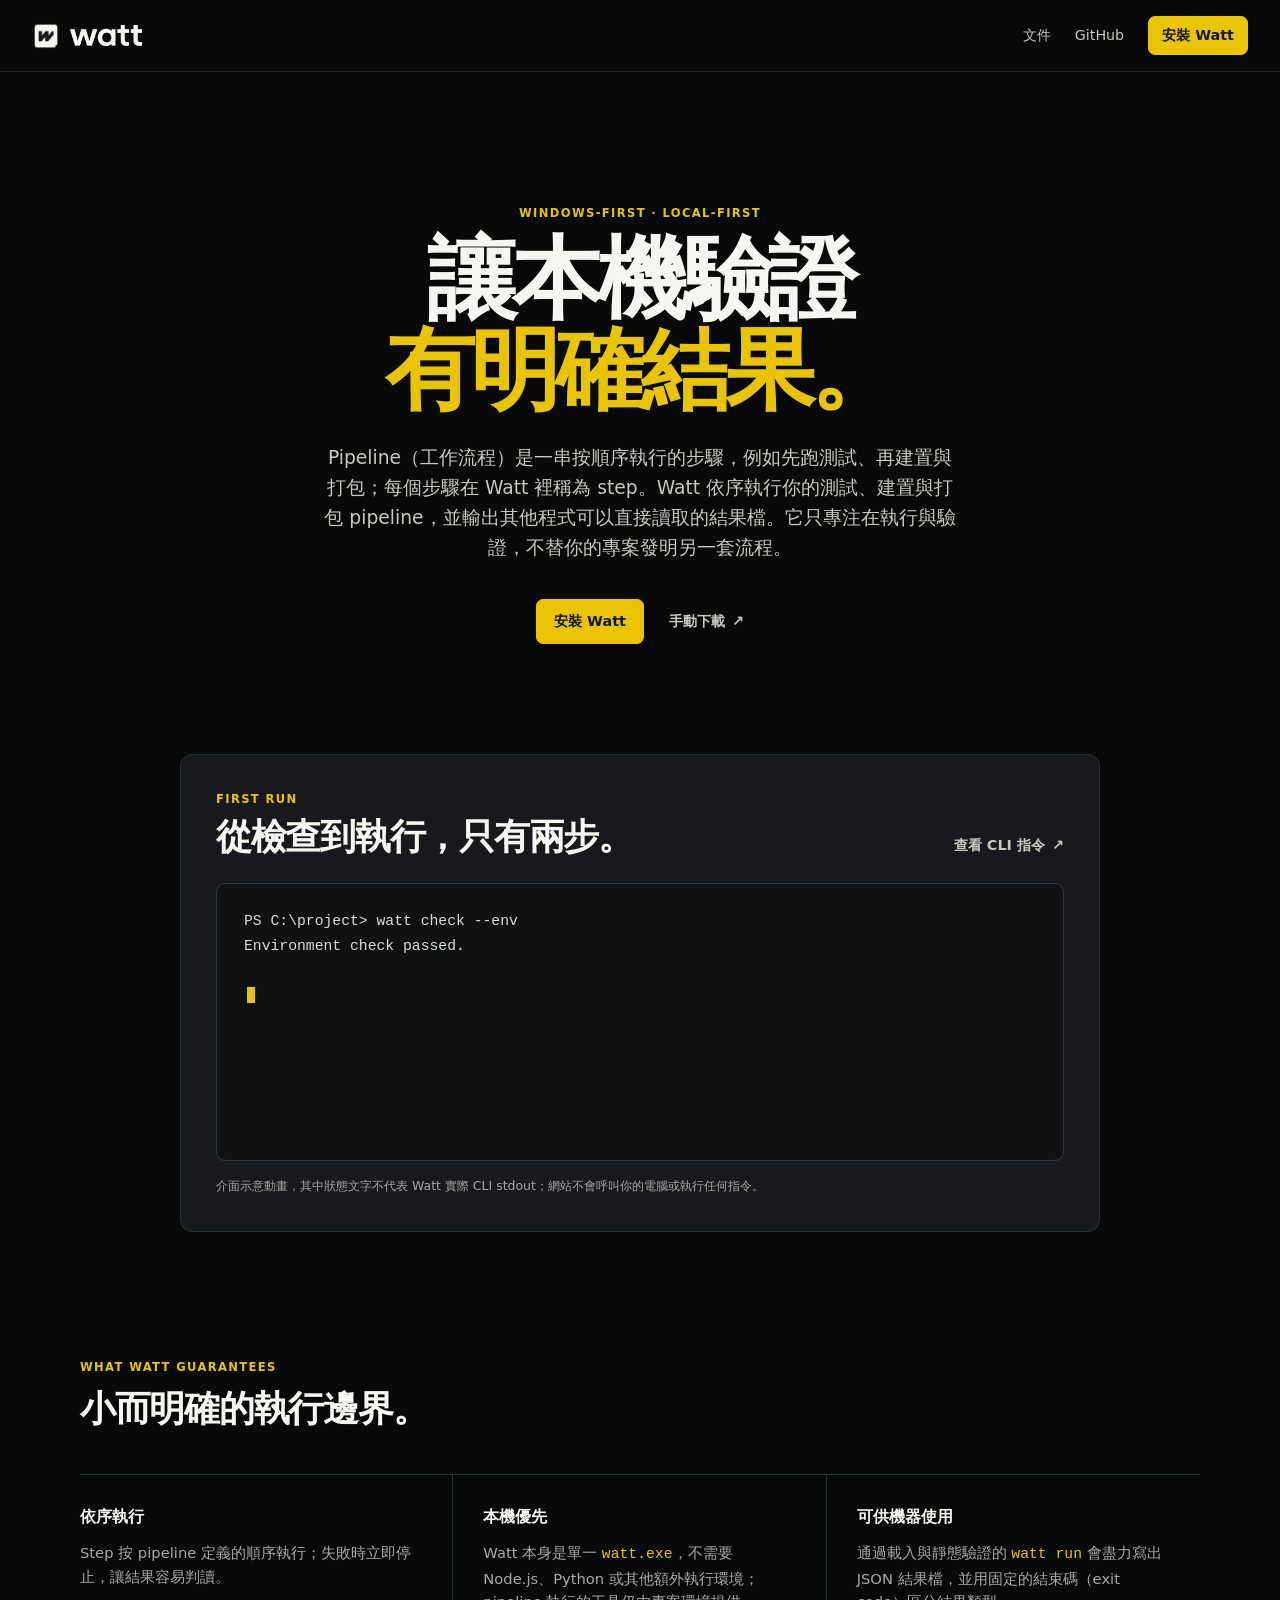
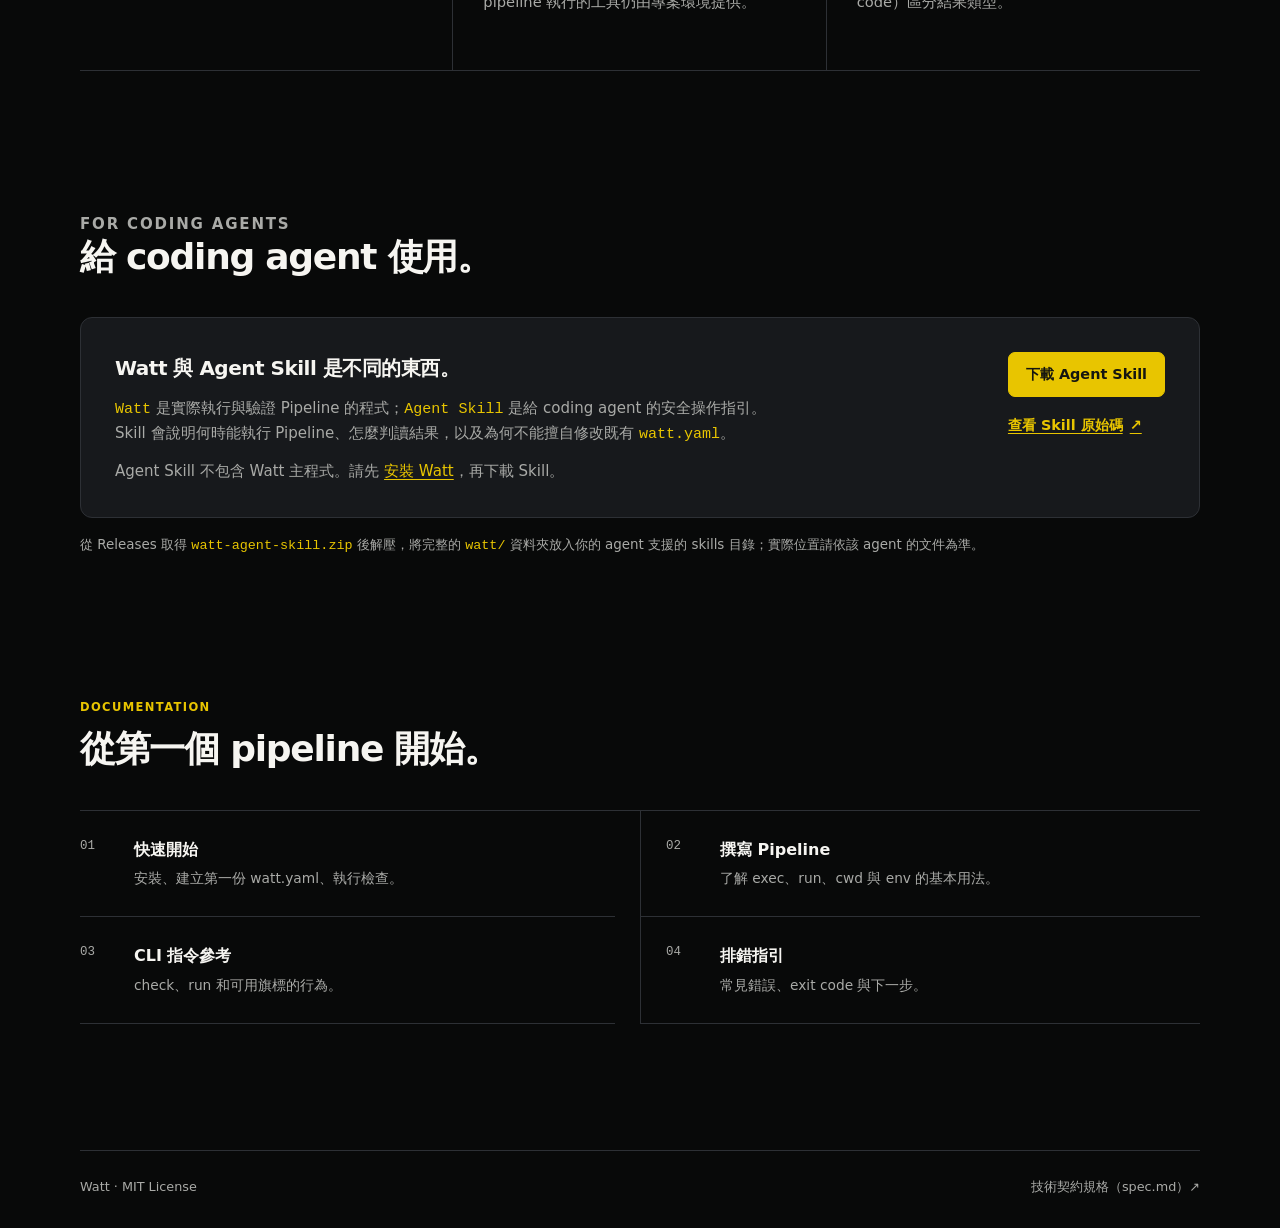
<file: site/index.html>
<!doctype html>
<html lang="zh-Hant">
<head>
  <meta charset="utf-8">
  <meta name="viewport" content="width=device-width, initial-scale=1">
  <title>Watt — 本機 Pipeline 執行與驗證</title>
  <meta name="description" content="Watt 是 Windows-first、local-first 的確定性 Pipeline 執行與驗證引擎。">
  <link rel="icon" type="image/png" sizes="32x32" href="assets/img/favicon-32.png">
  <link rel="apple-touch-icon" href="assets/img/apple-touch-icon.png">
  <link rel="stylesheet" href="assets/site.css">
  <script src="assets/site.js" defer></script>
</head>
<body class="home-page">
  <header class="site-header">
    <a class="brand" href="index.html" aria-label="Watt 首頁"><img src="assets/img/watt-icon-inverse.png" width="28" height="28" alt=""><img class="brand-wordmark" src="assets/img/watt-wordmark-reverse.png" width="72" height="21" alt="Watt"></a>
    <nav class="header-nav" aria-label="主要導覽"><a href="docs/getting-started.html">文件</a><a href="https://github.com/bext1998/WattCIAutomationEngine">GitHub</a><a class="button button-small" href="docs/getting-started.html#install">安裝 Watt</a></nav>
  </header>
  <main>
    <section class="home-hero">
      <div class="eyebrow">WINDOWS-FIRST · LOCAL-FIRST</div>
      <h1>讓本機驗證<br><span>有明確結果。</span></h1>
      <p>Pipeline（工作流程）是一串按順序執行的步驟，例如先跑測試、再建置與打包；每個步驟在 Watt 裡稱為 step。Watt 依序執行你的測試、建置與打包 pipeline，並輸出其他程式可以直接讀取的結果檔。它只專注在執行與驗證，不替你的專案發明另一套流程。</p>
      <div class="hero-actions"><a class="button" href="docs/getting-started.html#install">安裝 Watt</a><a class="text-link" href="https://github.com/bext1998/WattCIAutomationEngine/releases">手動下載 <span aria-hidden="true">↗</span></a></div>
    </section>
    <section class="terminal-showcase" aria-labelledby="terminal-title">
      <div class="terminal-heading"><div><p class="eyebrow">FIRST RUN</p><h2 id="terminal-title">從檢查到執行，只有兩步。</h2></div><a class="text-link" href="docs/cli-reference.html">查看 CLI 指令 <span aria-hidden="true">↗</span></a></div>
      <div class="terminal" data-terminal aria-label="Watt CLI 操作示意動畫"><pre><code data-terminal-output></code><span class="terminal-cursor" aria-hidden="true"></span></pre><template>PS C:\project&gt; watt check --env
Environment check passed.

PS C:\project&gt; watt run
✓ Test
✓ Build

Pipeline "default" completed successfully.
Result written to .watt\result.json</template></div>
      <p class="terminal-caption">介面示意動畫，其中狀態文字不代表 Watt 實際 CLI stdout；網站不會呼叫你的電腦或執行任何指令。</p>
    </section>
    <section class="principles" aria-labelledby="principles-title"><div class="section-intro"><p class="eyebrow">WHAT WATT GUARANTEES</p><h2 id="principles-title">小而明確的執行邊界。</h2></div><div class="principle-grid"><article><h3>依序執行</h3><p>Step 按 pipeline 定義的順序執行；失敗時立即停止，讓結果容易判讀。</p></article><article><h3>本機優先</h3><p>Watt 本身是單一 <code>watt.exe</code>，不需要 Node.js、Python 或其他額外執行環境；pipeline 執行的工具仍由專案環境提供。</p></article><article><h3>可供機器使用</h3><p>通過載入與靜態驗證的 <code>watt run</code> 會盡力寫出 JSON 結果檔，並用固定的結束碼（exit code）區分結果類型。</p></article></div></section>
    <section class="agent-skill" aria-labelledby="agent-skill-title"><div class="section-intro"><p class="eyebrow">FOR CODING AGENTS</p><h2 id="agent-skill-title">給 coding agent 使用。</h2></div><div class="agent-skill-panel"><div><h3>Watt 與 Agent Skill 是不同的東西。</h3><p><code>Watt</code> 是實際執行與驗證 Pipeline 的程式；<code>Agent Skill</code> 是給 coding agent 的安全操作指引。Skill 會說明何時能執行 Pipeline、怎麼判讀結果，以及為何不能擅自修改既有 <code>watt.yaml</code>。</p><p>Agent Skill 不包含 Watt 主程式。請先 <a href="docs/getting-started.html#install">安裝 Watt</a>，再下載 Skill。</p></div><div class="agent-skill-actions"><a class="button" href="https://github.com/bext1998/WattCIAutomationEngine/releases">下載 Agent Skill</a><a class="text-link" href="https://github.com/bext1998/WattCIAutomationEngine/tree/main/skills/watt">查看 Skill 原始碼 <span aria-hidden="true">↗</span></a></div></div><p class="agent-skill-install">從 Releases 取得 <code>watt-agent-skill.zip</code> 後解壓，將完整的 <code>watt/</code> 資料夾放入你的 agent 支援的 skills 目錄；實際位置請依該 agent 的文件為準。</p></section>
    <section class="home-docs" aria-labelledby="docs-title"><div class="section-intro"><p class="eyebrow">DOCUMENTATION</p><h2 id="docs-title">從第一個 pipeline 開始。</h2></div><div class="docs-grid"><a href="docs/getting-started.html"><span>01</span><strong>快速開始</strong><small>安裝、建立第一份 watt.yaml、執行檢查。</small></a><a href="docs/pipeline-authoring.html"><span>02</span><strong>撰寫 Pipeline</strong><small>了解 exec、run、cwd 與 env 的基本用法。</small></a><a href="docs/cli-reference.html"><span>03</span><strong>CLI 指令參考</strong><small>check、run 和可用旗標的行為。</small></a><a href="docs/troubleshooting.html"><span>04</span><strong>排錯指引</strong><small>常見錯誤、exit code 與下一步。</small></a></div></section>
  </main>
  <footer class="site-footer"><span>Watt · MIT License</span><a href="https://github.com/bext1998/WattCIAutomationEngine/blob/main/docs/spec.md">技術契約規格（spec.md）↗</a></footer>
</body>
</html>
</file>
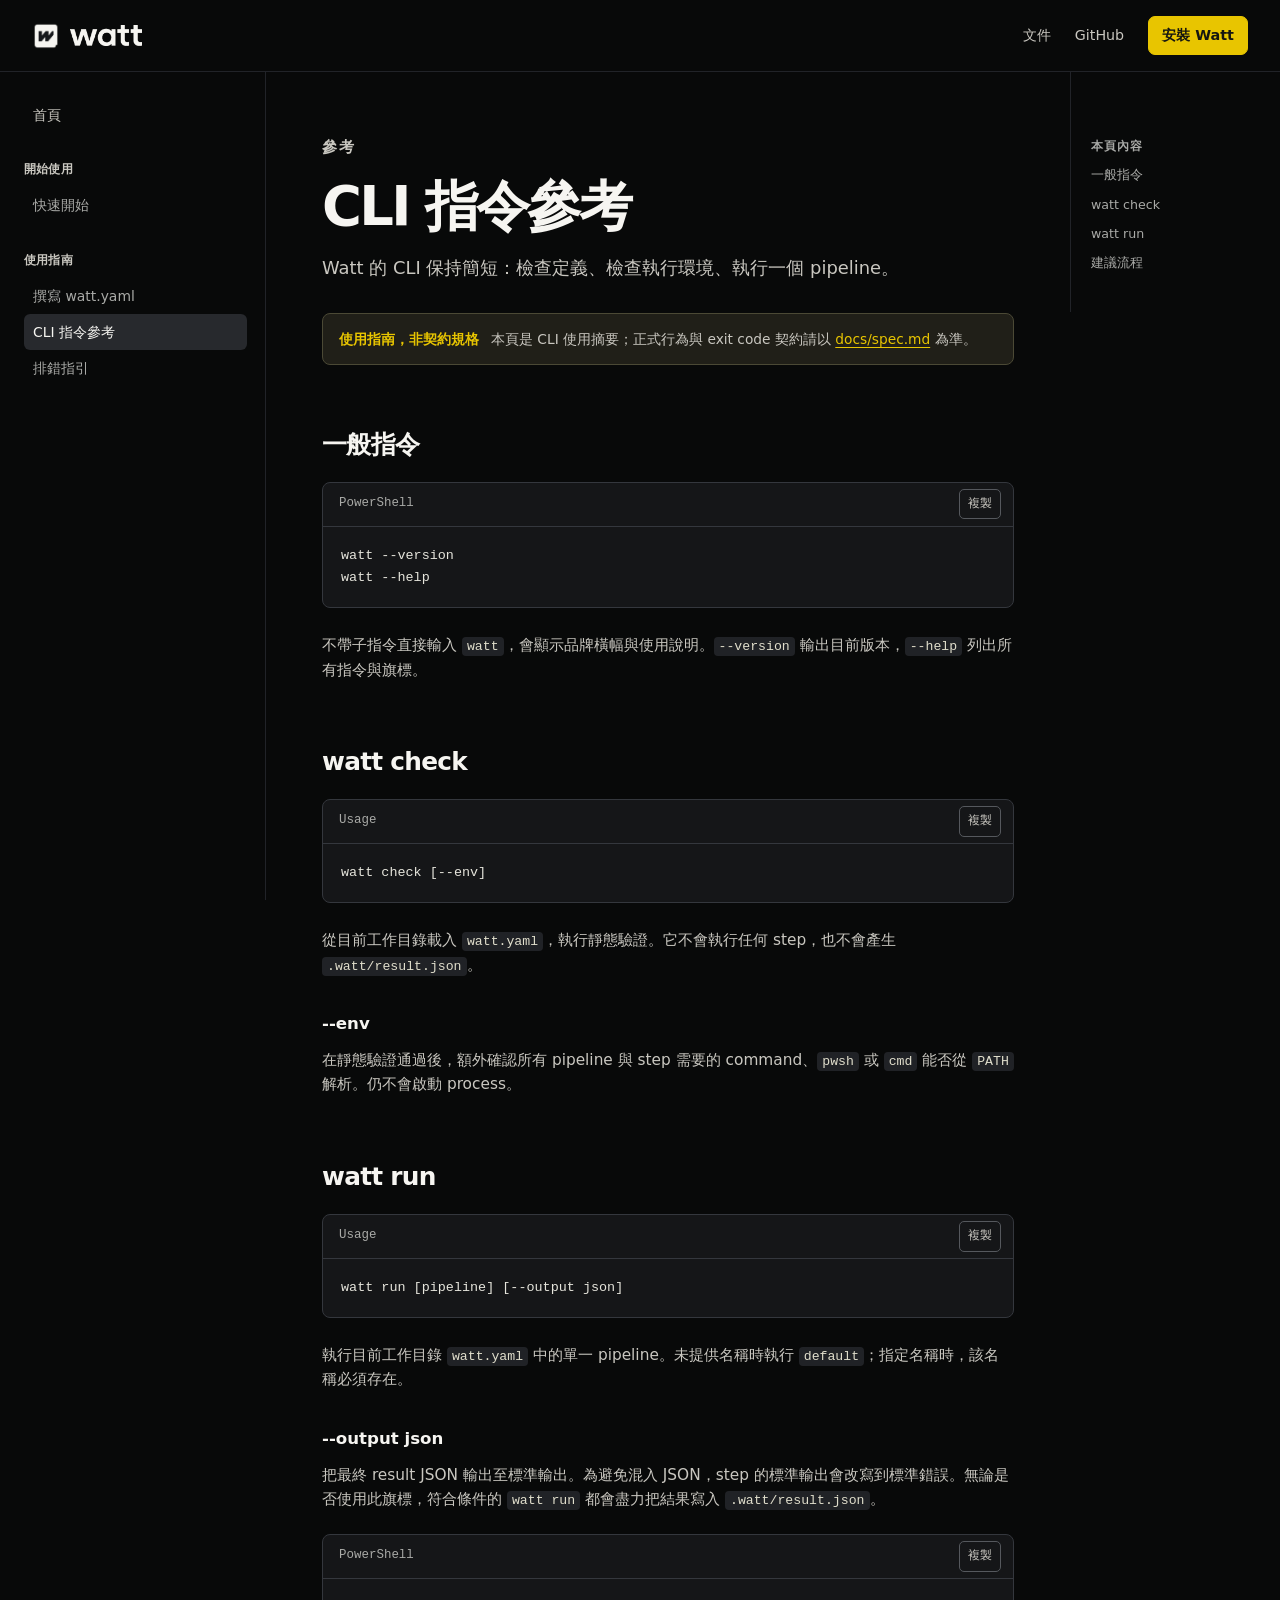
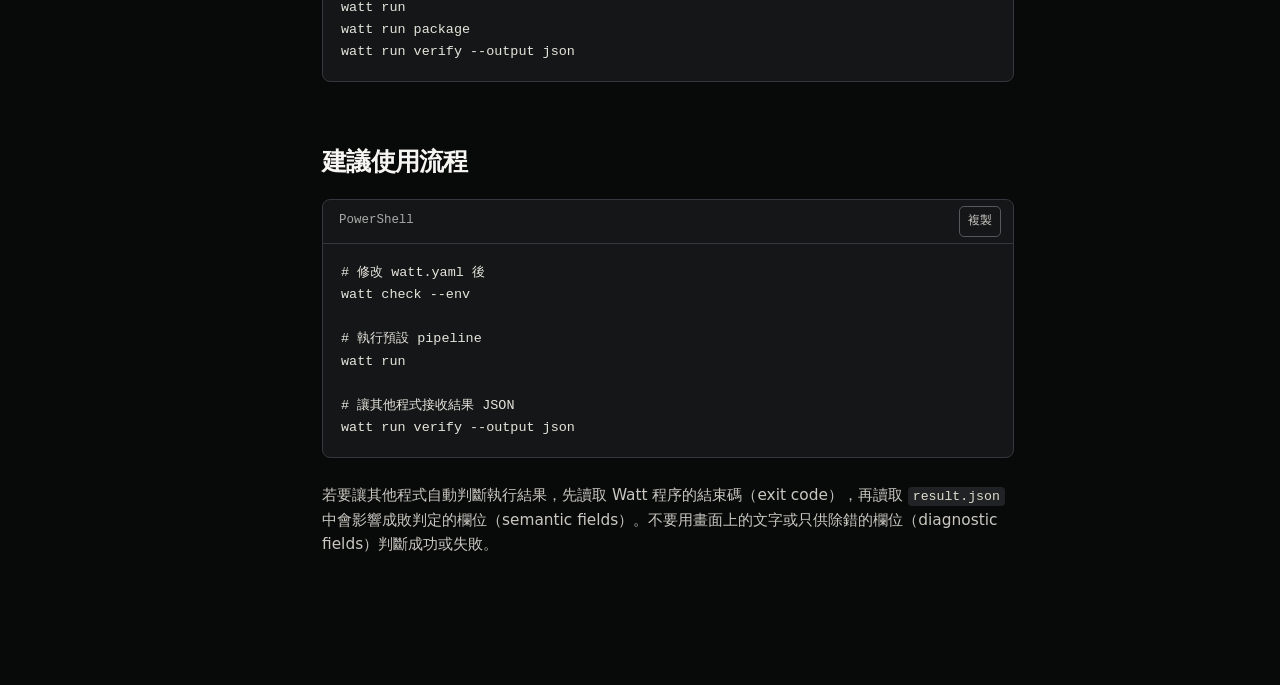
<file: site/docs/cli-reference.html>
<!doctype html>
<html lang="zh-Hant"><head><meta charset="utf-8"><meta name="viewport" content="width=device-width, initial-scale=1"><title>CLI 指令參考 — Watt 文件</title><link rel="icon" type="image/png" href="../assets/img/favicon-32.png"><link rel="stylesheet" href="../assets/site.css"><script src="../assets/site.js" defer></script></head>
<body><header class="site-header"><a class="brand" href="../index.html" aria-label="Watt 首頁"><img src="../assets/img/watt-icon-inverse.png" width="28" height="28" alt=""><img class="brand-wordmark" src="../assets/img/watt-wordmark-reverse.png" width="72" height="21" alt="Watt"></a><nav class="header-nav" aria-label="主要導覽"><a href="getting-started.html">文件</a><a href="https://github.com/bext1998/WattCIAutomationEngine">GitHub</a><a class="button button-small" href="getting-started.html#install">安裝 Watt</a></nav></header>
<div class="docs-shell"><aside class="docs-sidebar" aria-label="文件導覽"><ul><li><a class="sidebar-home" href="../index.html">首頁</a></li></ul><h2>開始使用</h2><ul><li><a href="getting-started.html">快速開始</a></li></ul><h2>使用指南</h2><ul><li><a href="pipeline-authoring.html">撰寫 watt.yaml</a></li><li><a aria-current="page" href="cli-reference.html">CLI 指令參考</a></li><li><a href="troubleshooting.html">排錯指引</a></li></ul></aside>
<main class="docs-content"><p class="eyebrow">參考</p><h1>CLI 指令參考</h1><p class="lead">Watt 的 CLI 保持簡短：檢查定義、檢查執行環境、執行一個 pipeline。</p><aside class="guide-notice"><strong>使用指南，非契約規格</strong><span>本頁是 CLI 使用摘要；正式行為與 exit code 契約請以 <a href="https://github.com/bext1998/WattCIAutomationEngine/blob/main/docs/spec.md">docs/spec.md</a> 為準。</span></aside>
<h2 id="general">一般指令</h2><div class="code-block"><div class="code-block-header"><span>PowerShell</span><button class="copy-button" data-copy type="button">複製</button></div><pre><code>watt --version
watt --help</code></pre></div><p>不帶子指令直接輸入 <code>watt</code>，會顯示品牌橫幅與使用說明。<code>--version</code> 輸出目前版本，<code>--help</code> 列出所有指令與旗標。</p>
<h2 id="check">watt check</h2><div class="code-block"><div class="code-block-header"><span>Usage</span><button class="copy-button" data-copy type="button">複製</button></div><pre><code>watt check [--env]</code></pre></div><p>從目前工作目錄載入 <code>watt.yaml</code>，執行靜態驗證。它不會執行任何 step，也不會產生 <code>.watt/result.json</code>。</p><h3>--env</h3><p>在靜態驗證通過後，額外確認所有 pipeline 與 step 需要的 command、<code>pwsh</code> 或 <code>cmd</code> 能否從 <code>PATH</code> 解析。仍不會啟動 process。</p>
<h2 id="run">watt run</h2><div class="code-block"><div class="code-block-header"><span>Usage</span><button class="copy-button" data-copy type="button">複製</button></div><pre><code>watt run [pipeline] [--output json]</code></pre></div><p>執行目前工作目錄 <code>watt.yaml</code> 中的單一 pipeline。未提供名稱時執行 <code>default</code>；指定名稱時，該名稱必須存在。</p><h3>--output json</h3><p>把最終 result JSON 輸出至標準輸出。為避免混入 JSON，step 的標準輸出會改寫到標準錯誤。無論是否使用此旗標，符合條件的 <code>watt run</code> 都會盡力把結果寫入 <code>.watt/result.json</code>。</p><div class="code-block"><div class="code-block-header"><span>PowerShell</span><button class="copy-button" data-copy type="button">複製</button></div><pre><code>watt run
watt run package
watt run verify --output json</code></pre></div>
<h2 id="examples">建議使用流程</h2><div class="code-block"><div class="code-block-header"><span>PowerShell</span><button class="copy-button" data-copy type="button">複製</button></div><pre><code># 修改 watt.yaml 後
watt check --env

# 執行預設 pipeline
watt run

# 讓其他程式接收結果 JSON
watt run verify --output json</code></pre></div><p>若要讓其他程式自動判斷執行結果，先讀取 Watt 程序的結束碼（exit code），再讀取 <code>result.json</code> 中會影響成敗判定的欄位（semantic fields）。不要用畫面上的文字或只供除錯的欄位（diagnostic fields）判斷成功或失敗。</p></main>
<nav class="toc" aria-label="本頁目錄"><p>本頁內容</p><a href="#general">一般指令</a><a href="#check">watt check</a><a href="#run">watt run</a><a href="#examples">建議流程</a></nav></div></body></html>
</file>
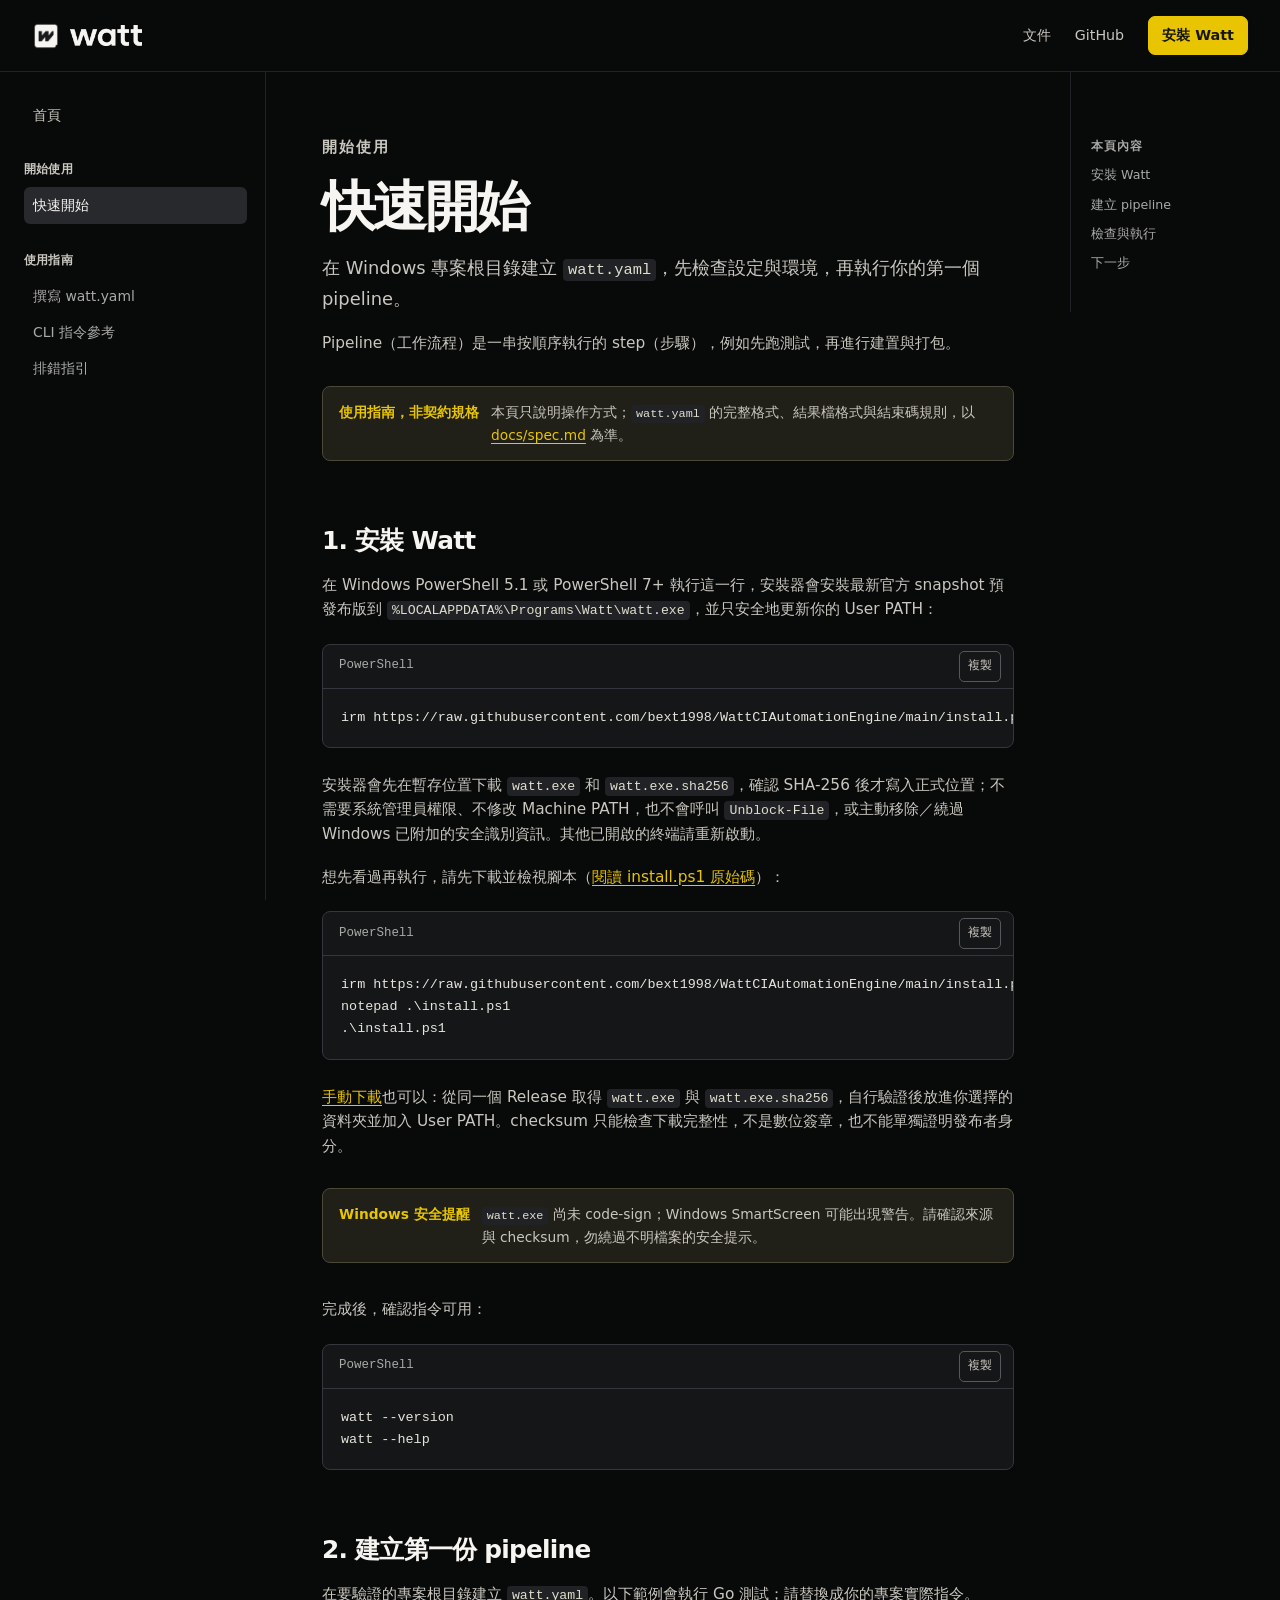
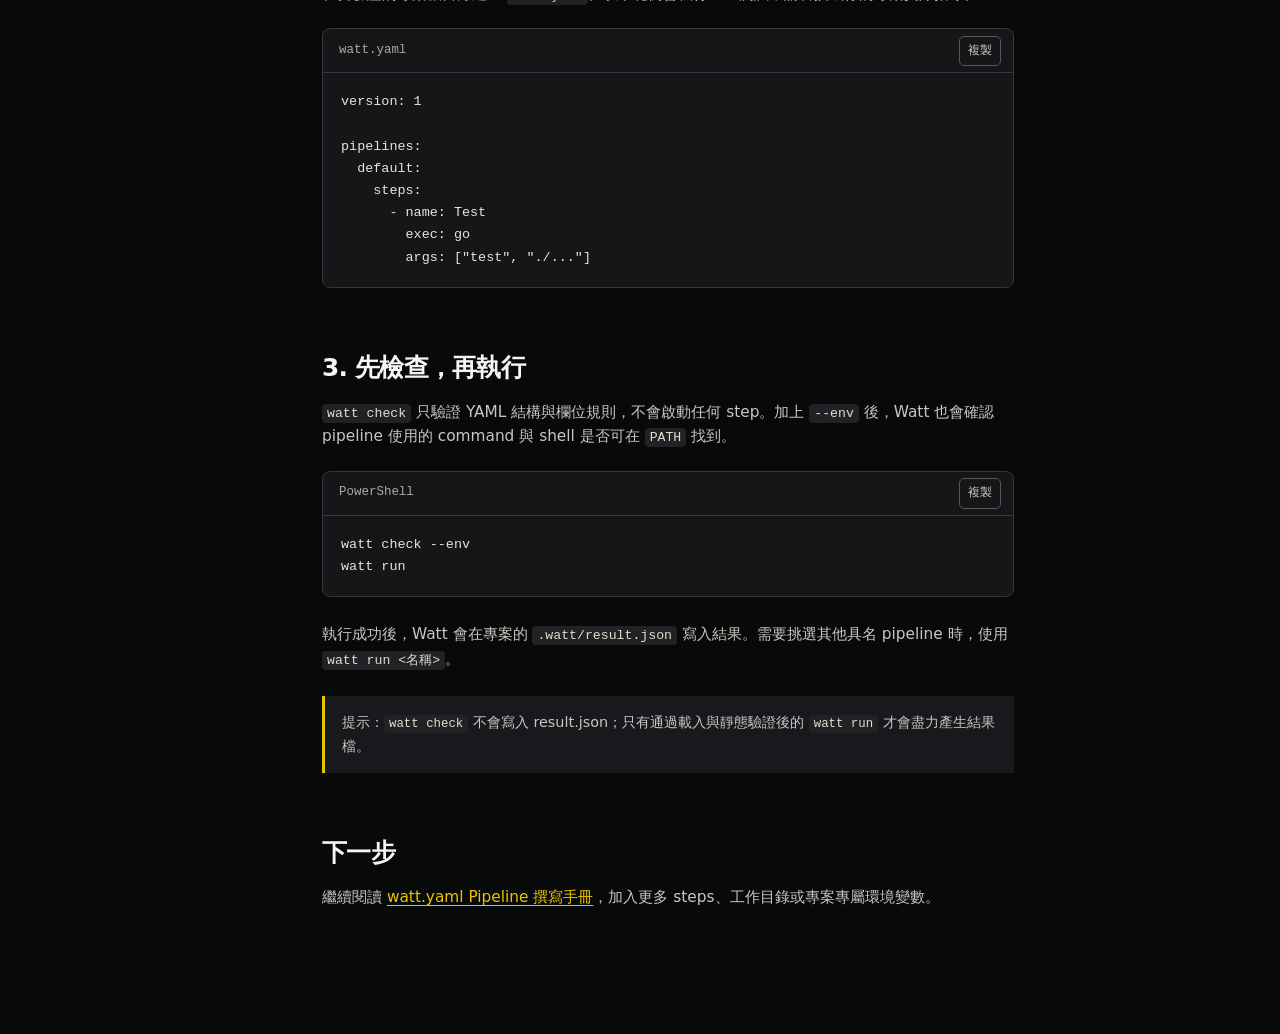
<file: site/docs/getting-started.html>
<!doctype html>
<html lang="zh-Hant"><head><meta charset="utf-8"><meta name="viewport" content="width=device-width, initial-scale=1"><title>快速開始 — Watt 文件</title><link rel="icon" type="image/png" href="../assets/img/favicon-32.png"><link rel="stylesheet" href="../assets/site.css"><script src="../assets/site.js" defer></script></head>
<body><header class="site-header"><a class="brand" href="../index.html" aria-label="Watt 首頁"><img src="../assets/img/watt-icon-inverse.png" width="28" height="28" alt=""><img class="brand-wordmark" src="../assets/img/watt-wordmark-reverse.png" width="72" height="21" alt="Watt"></a><nav class="header-nav" aria-label="主要導覽"><a href="getting-started.html">文件</a><a href="https://github.com/bext1998/WattCIAutomationEngine">GitHub</a><a class="button button-small" href="#install">安裝 Watt</a></nav></header>
<div class="docs-shell"><aside class="docs-sidebar" aria-label="文件導覽"><ul><li><a class="sidebar-home" href="../index.html">首頁</a></li></ul><h2>開始使用</h2><ul><li><a aria-current="page" href="getting-started.html">快速開始</a></li></ul><h2>使用指南</h2><ul><li><a href="pipeline-authoring.html">撰寫 watt.yaml</a></li><li><a href="cli-reference.html">CLI 指令參考</a></li><li><a href="troubleshooting.html">排錯指引</a></li></ul></aside>
<main class="docs-content"><p class="eyebrow">開始使用</p><h1>快速開始</h1><p class="lead">在 Windows 專案根目錄建立 <code>watt.yaml</code>，先檢查設定與環境，再執行你的第一個 pipeline。</p><p>Pipeline（工作流程）是一串按順序執行的 step（步驟），例如先跑測試，再進行建置與打包。</p><aside class="guide-notice"><strong>使用指南，非契約規格</strong><span>本頁只說明操作方式；<code>watt.yaml</code> 的完整格式、結果檔格式與結束碼規則，以 <a href="https://github.com/bext1998/WattCIAutomationEngine/blob/main/docs/spec.md">docs/spec.md</a> 為準。</span></aside>
<h2 id="install">1. 安裝 Watt</h2><p>在 Windows PowerShell 5.1 或 PowerShell 7+ 執行這一行，安裝器會安裝最新官方 snapshot 預發布版到 <code>%LOCALAPPDATA%\Programs\Watt\watt.exe</code>，並只安全地更新你的 User PATH：</p><div class="code-block"><div class="code-block-header"><span>PowerShell</span><button class="copy-button" data-copy type="button">複製</button></div><pre><code>irm https://raw.githubusercontent.com/bext1998/WattCIAutomationEngine/main/install.ps1 | iex</code></pre></div><p>安裝器會先在暫存位置下載 <code>watt.exe</code> 和 <code>watt.exe.sha256</code>，確認 SHA-256 後才寫入正式位置；不需要系統管理員權限、不修改 Machine PATH，也不會呼叫 <code>Unblock-File</code>，或主動移除／繞過 Windows 已附加的安全識別資訊。其他已開啟的終端請重新啟動。</p><p>想先看過再執行，請先下載並檢視腳本（<a href="https://github.com/bext1998/WattCIAutomationEngine/blob/main/install.ps1">閱讀 install.ps1 原始碼</a>）：</p><div class="code-block"><div class="code-block-header"><span>PowerShell</span><button class="copy-button" data-copy type="button">複製</button></div><pre><code>irm https://raw.githubusercontent.com/bext1998/WattCIAutomationEngine/main/install.ps1 -OutFile .\install.ps1
notepad .\install.ps1
.\install.ps1</code></pre></div><p><a href="https://github.com/bext1998/WattCIAutomationEngine/releases">手動下載</a>也可以：從同一個 Release 取得 <code>watt.exe</code> 與 <code>watt.exe.sha256</code>，自行驗證後放進你選擇的資料夾並加入 User PATH。checksum 只能檢查下載完整性，不是數位簽章，也不能單獨證明發布者身分。</p><aside class="guide-notice"><strong>Windows 安全提醒</strong><span><code>watt.exe</code> 尚未 code-sign；Windows SmartScreen 可能出現警告。請確認來源與 checksum，勿繞過不明檔案的安全提示。</span></aside><p>完成後，確認指令可用：</p><div class="code-block"><div class="code-block-header"><span>PowerShell</span><button class="copy-button" data-copy type="button">複製</button></div><pre><code>watt --version
watt --help</code></pre></div>
<h2 id="create">2. 建立第一份 pipeline</h2><p>在要驗證的專案根目錄建立 <code>watt.yaml</code>。以下範例會執行 Go 測試；請替換成你的專案實際指令。</p><div class="code-block"><div class="code-block-header"><span>watt.yaml</span><button class="copy-button" data-copy type="button">複製</button></div><pre><code>version: 1

pipelines:
  default:
    steps:
      - name: Test
        exec: go
        args: ["test", "./..."]</code></pre></div>
<h2 id="check">3. 先檢查，再執行</h2><p><code>watt check</code> 只驗證 YAML 結構與欄位規則，不會啟動任何 step。加上 <code>--env</code> 後，Watt 也會確認 pipeline 使用的 command 與 shell 是否可在 <code>PATH</code> 找到。</p><div class="code-block"><div class="code-block-header"><span>PowerShell</span><button class="copy-button" data-copy type="button">複製</button></div><pre><code>watt check --env
watt run</code></pre></div><p>執行成功後，Watt 會在專案的 <code>.watt/result.json</code> 寫入結果。需要挑選其他具名 pipeline 時，使用 <code>watt run &lt;名稱&gt;</code>。</p><div class="callout">提示：<code>watt check</code> 不會寫入 result.json；只有通過載入與靜態驗證後的 <code>watt run</code> 才會盡力產生結果檔。</div>
<h2 id="next">下一步</h2><p>繼續閱讀 <a href="pipeline-authoring.html">watt.yaml Pipeline 撰寫手冊</a>，加入更多 steps、工作目錄或專案專屬環境變數。</p></main>
<nav class="toc" aria-label="本頁目錄"><p>本頁內容</p><a href="#install">安裝 Watt</a><a href="#create">建立 pipeline</a><a href="#check">檢查與執行</a><a href="#next">下一步</a></nav></div></body></html>
</file>
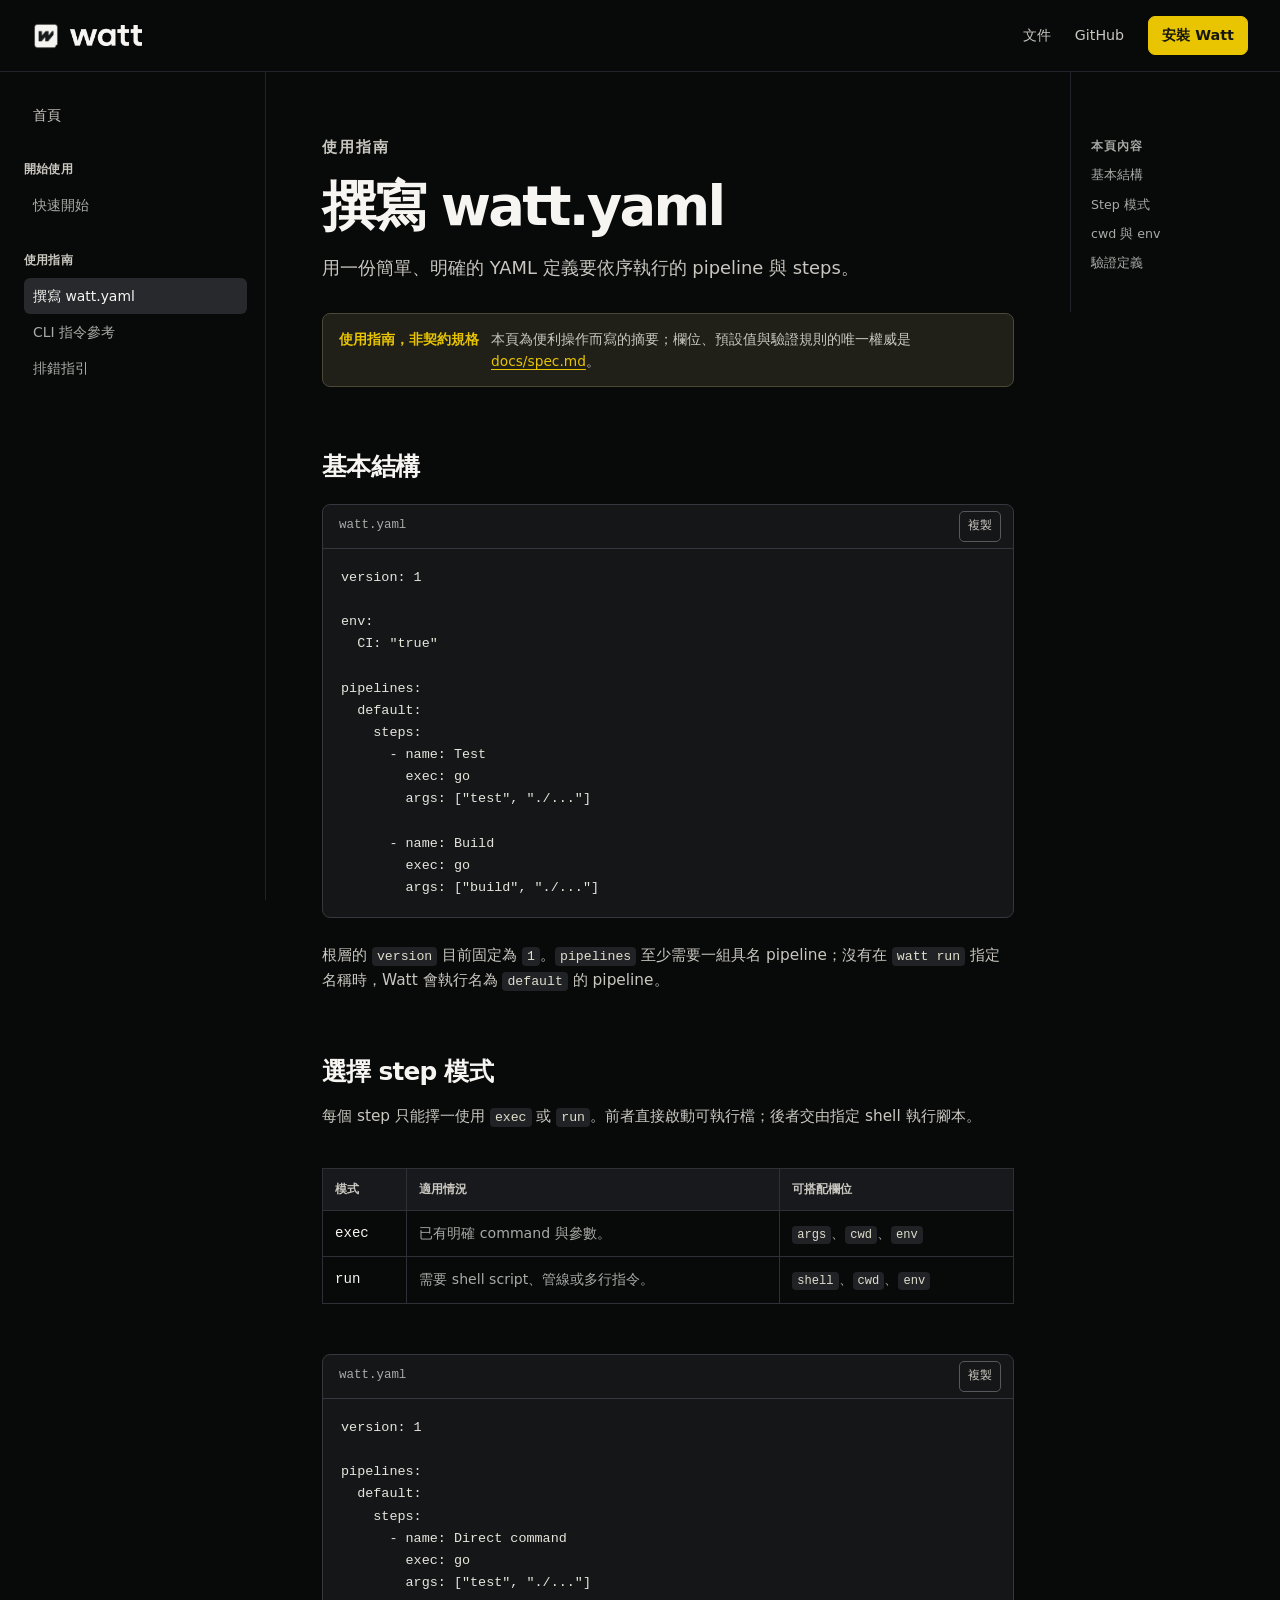
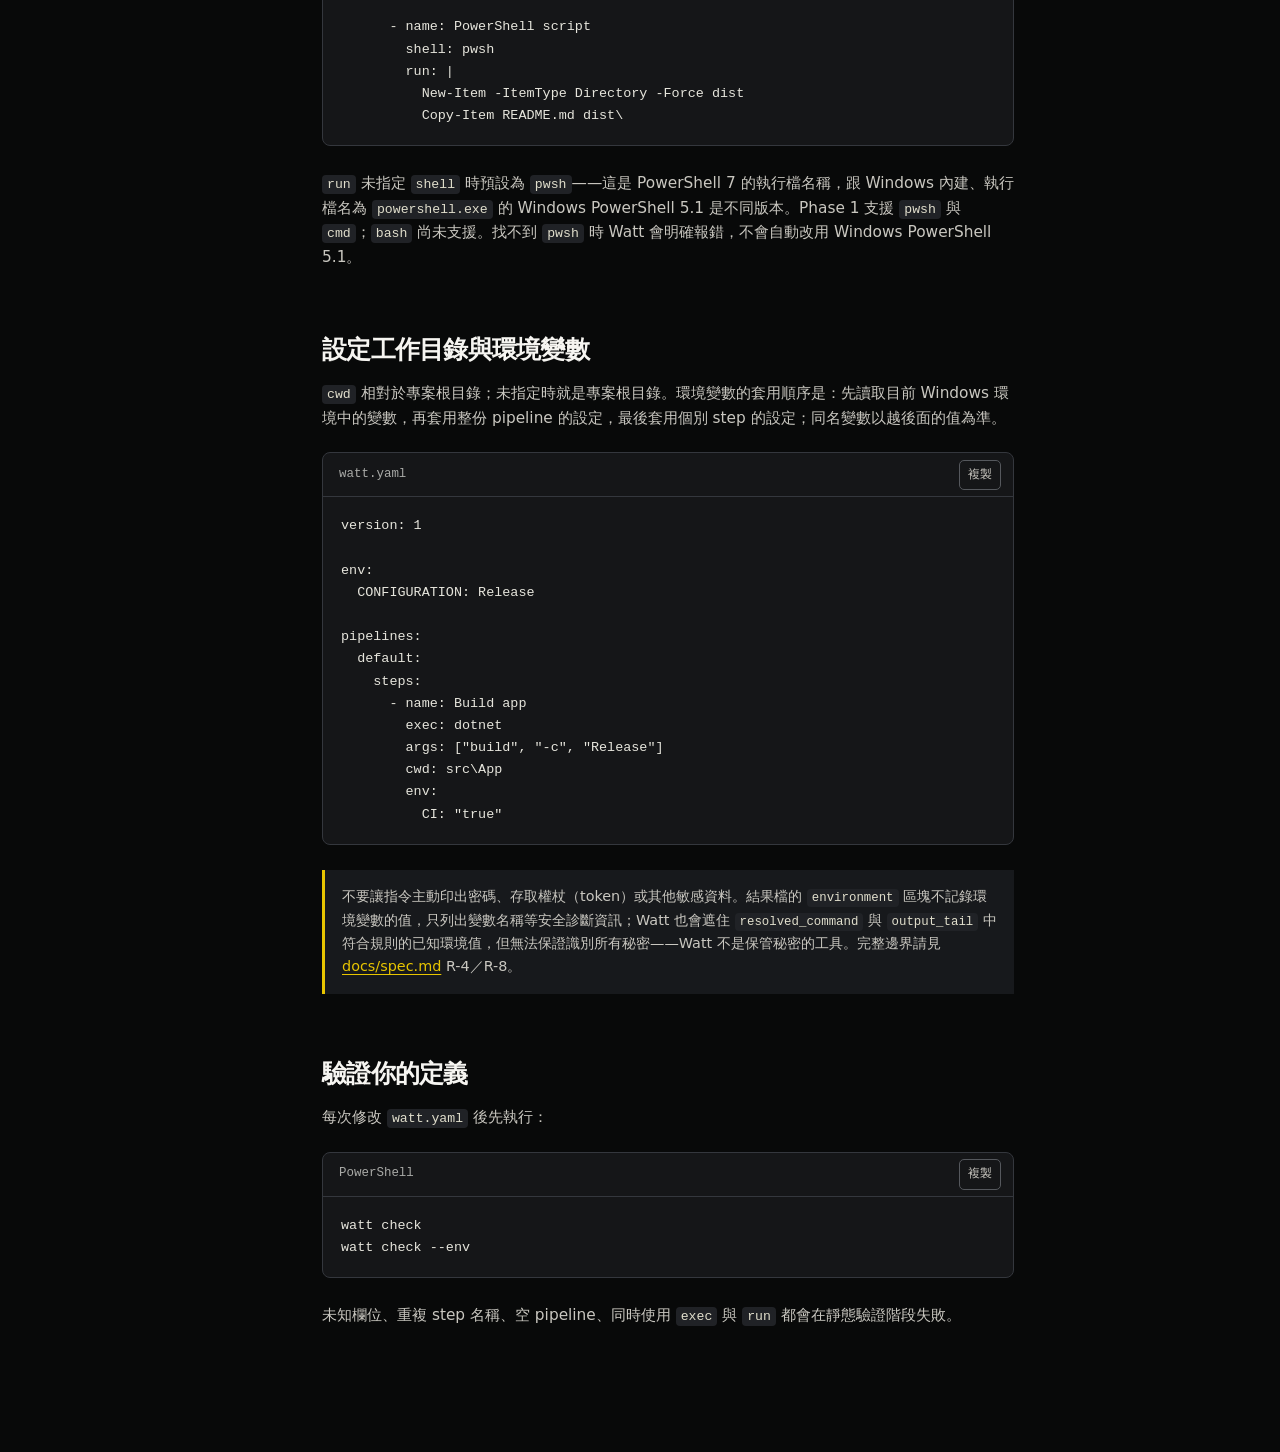
<file: site/docs/pipeline-authoring.html>
<!doctype html>
<html lang="zh-Hant"><head><meta charset="utf-8"><meta name="viewport" content="width=device-width, initial-scale=1"><title>撰寫 watt.yaml — Watt 文件</title><link rel="icon" type="image/png" href="../assets/img/favicon-32.png"><link rel="stylesheet" href="../assets/site.css"><script src="../assets/site.js" defer></script></head>
<body><header class="site-header"><a class="brand" href="../index.html" aria-label="Watt 首頁"><img src="../assets/img/watt-icon-inverse.png" width="28" height="28" alt=""><img class="brand-wordmark" src="../assets/img/watt-wordmark-reverse.png" width="72" height="21" alt="Watt"></a><nav class="header-nav" aria-label="主要導覽"><a href="getting-started.html">文件</a><a href="https://github.com/bext1998/WattCIAutomationEngine">GitHub</a><a class="button button-small" href="getting-started.html#install">安裝 Watt</a></nav></header>
<div class="docs-shell"><aside class="docs-sidebar" aria-label="文件導覽"><ul><li><a class="sidebar-home" href="../index.html">首頁</a></li></ul><h2>開始使用</h2><ul><li><a href="getting-started.html">快速開始</a></li></ul><h2>使用指南</h2><ul><li><a aria-current="page" href="pipeline-authoring.html">撰寫 watt.yaml</a></li><li><a href="cli-reference.html">CLI 指令參考</a></li><li><a href="troubleshooting.html">排錯指引</a></li></ul></aside>
<main class="docs-content"><p class="eyebrow">使用指南</p><h1>撰寫 watt.yaml</h1><p class="lead">用一份簡單、明確的 YAML 定義要依序執行的 pipeline 與 steps。</p><aside class="guide-notice"><strong>使用指南，非契約規格</strong><span>本頁為便利操作而寫的摘要；欄位、預設值與驗證規則的唯一權威是 <a href="https://github.com/bext1998/WattCIAutomationEngine/blob/main/docs/spec.md">docs/spec.md</a>。</span></aside>
<h2 id="shape">基本結構</h2><div class="code-block"><div class="code-block-header"><span>watt.yaml</span><button class="copy-button" data-copy type="button">複製</button></div><pre><code>version: 1

env:
  CI: "true"

pipelines:
  default:
    steps:
      - name: Test
        exec: go
        args: ["test", "./..."]

      - name: Build
        exec: go
        args: ["build", "./..."]</code></pre></div><p>根層的 <code>version</code> 目前固定為 <code>1</code>。<code>pipelines</code> 至少需要一組具名 pipeline；沒有在 <code>watt run</code> 指定名稱時，Watt 會執行名為 <code>default</code> 的 pipeline。</p>
<h2 id="step-modes">選擇 step 模式</h2><p>每個 step 只能擇一使用 <code>exec</code> 或 <code>run</code>。前者直接啟動可執行檔；後者交由指定 shell 執行腳本。</p><div class="table-wrap"><table class="field-table"><thead><tr><th>模式</th><th>適用情況</th><th>可搭配欄位</th></tr></thead><tbody><tr><td>exec</td><td>已有明確 command 與參數。</td><td><code>args</code>、<code>cwd</code>、<code>env</code></td></tr><tr><td>run</td><td>需要 shell script、管線或多行指令。</td><td><code>shell</code>、<code>cwd</code>、<code>env</code></td></tr></tbody></table></div><div class="code-block"><div class="code-block-header"><span>watt.yaml</span><button class="copy-button" data-copy type="button">複製</button></div><pre><code>version: 1

pipelines:
  default:
    steps:
      - name: Direct command
        exec: go
        args: ["test", "./..."]

      - name: PowerShell script
        shell: pwsh
        run: |
          New-Item -ItemType Directory -Force dist
          Copy-Item README.md dist\</code></pre></div><p><code>run</code> 未指定 <code>shell</code> 時預設為 <code>pwsh</code>——這是 PowerShell 7 的執行檔名稱，跟 Windows 內建、執行檔名為 <code>powershell.exe</code> 的 Windows PowerShell 5.1 是不同版本。Phase 1 支援 <code>pwsh</code> 與 <code>cmd</code>；<code>bash</code> 尚未支援。找不到 <code>pwsh</code> 時 Watt 會明確報錯，不會自動改用 Windows PowerShell 5.1。</p>
<h2 id="context">設定工作目錄與環境變數</h2><p><code>cwd</code> 相對於專案根目錄；未指定時就是專案根目錄。環境變數的套用順序是：先讀取目前 Windows 環境中的變數，再套用整份 pipeline 的設定，最後套用個別 step 的設定；同名變數以越後面的值為準。</p><div class="code-block"><div class="code-block-header"><span>watt.yaml</span><button class="copy-button" data-copy type="button">複製</button></div><pre><code>version: 1

env:
  CONFIGURATION: Release

pipelines:
  default:
    steps:
      - name: Build app
        exec: dotnet
        args: ["build", "-c", "Release"]
        cwd: src\App
        env:
          CI: "true"</code></pre></div><div class="callout">不要讓指令主動印出密碼、存取權杖（token）或其他敏感資料。結果檔的 <code>environment</code> 區塊不記錄環境變數的值，只列出變數名稱等安全診斷資訊；Watt 也會遮住 <code>resolved_command</code> 與 <code>output_tail</code> 中符合規則的已知環境值，但無法保證識別所有秘密——Watt 不是保管秘密的工具。完整邊界請見 <a href="https://github.com/bext1998/WattCIAutomationEngine/blob/main/docs/spec.md">docs/spec.md</a> R-4／R-8。</div>
<h2 id="validate">驗證你的定義</h2><p>每次修改 <code>watt.yaml</code> 後先執行：</p><div class="code-block"><div class="code-block-header"><span>PowerShell</span><button class="copy-button" data-copy type="button">複製</button></div><pre><code>watt check
watt check --env</code></pre></div><p>未知欄位、重複 step 名稱、空 pipeline、同時使用 <code>exec</code> 與 <code>run</code> 都會在靜態驗證階段失敗。</p></main>
<nav class="toc" aria-label="本頁目錄"><p>本頁內容</p><a href="#shape">基本結構</a><a href="#step-modes">Step 模式</a><a href="#context">cwd 與 env</a><a href="#validate">驗證定義</a></nav></div></body></html>
</file>
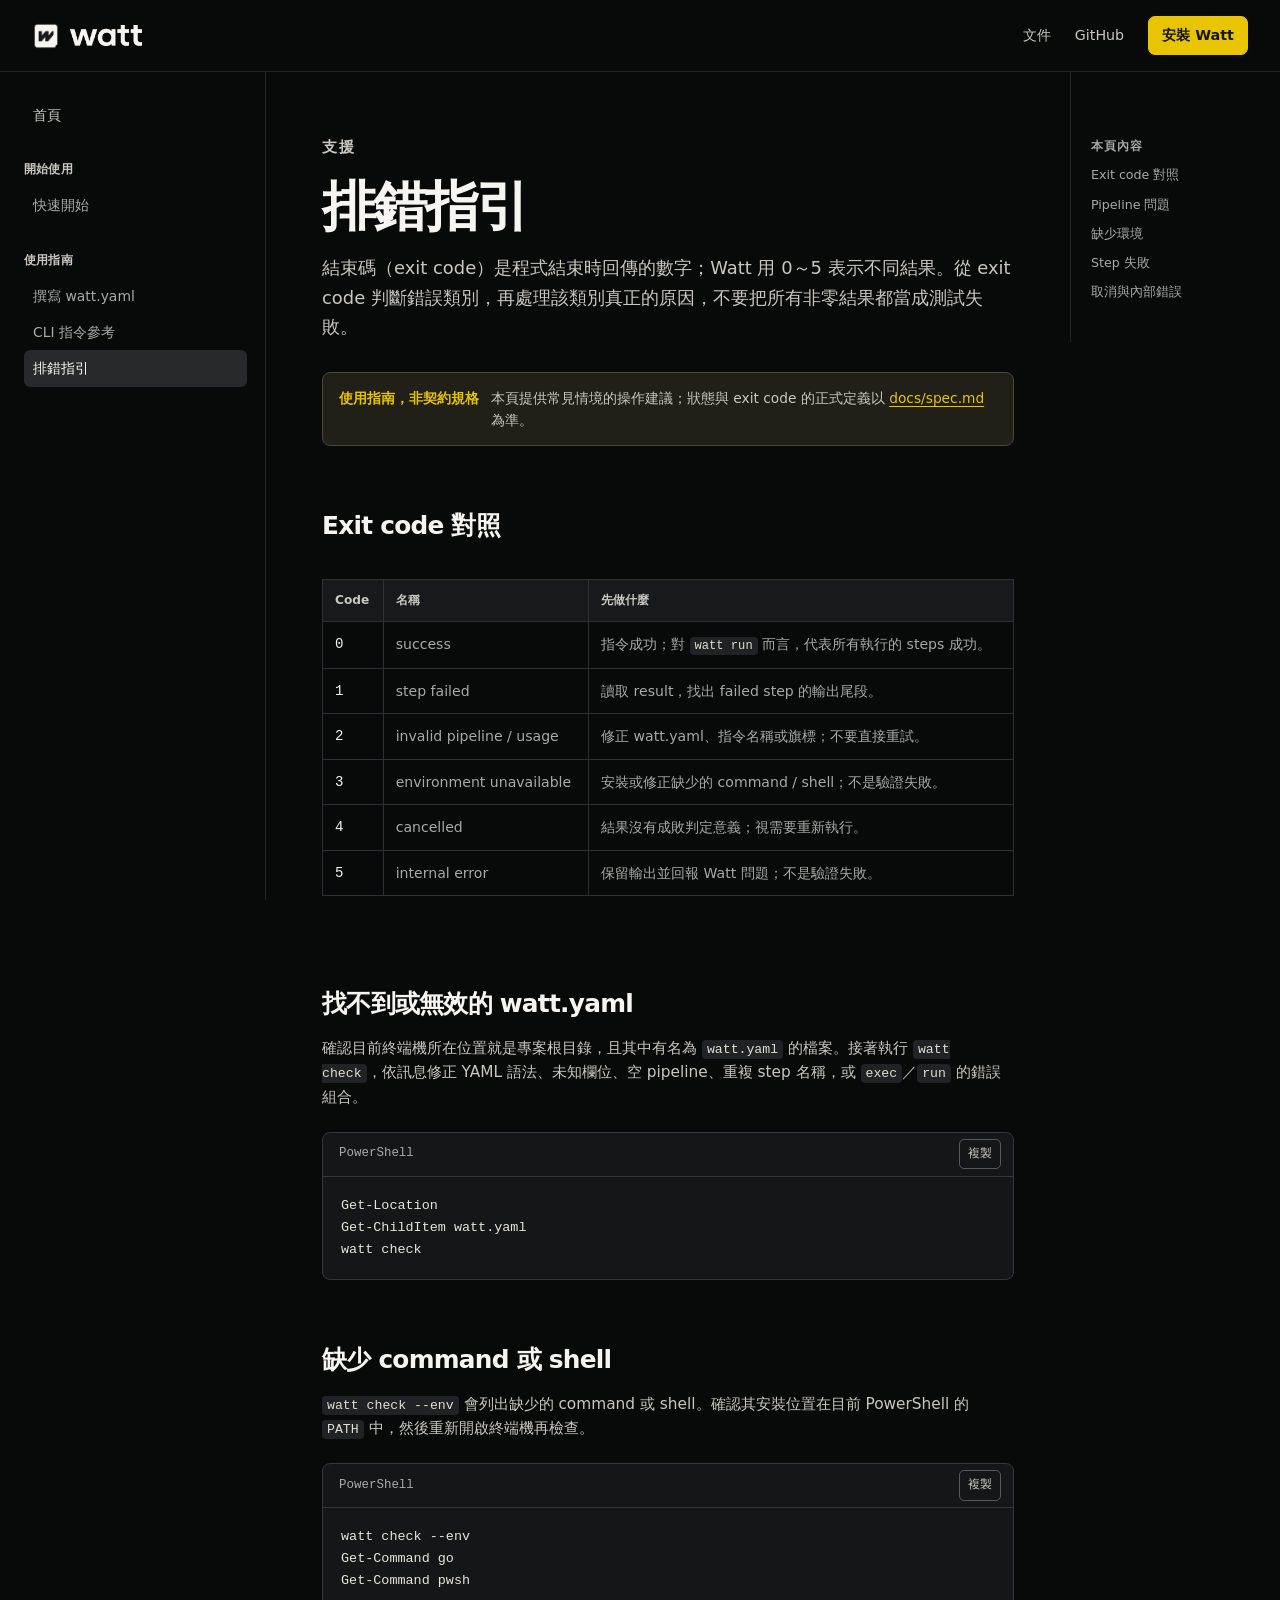
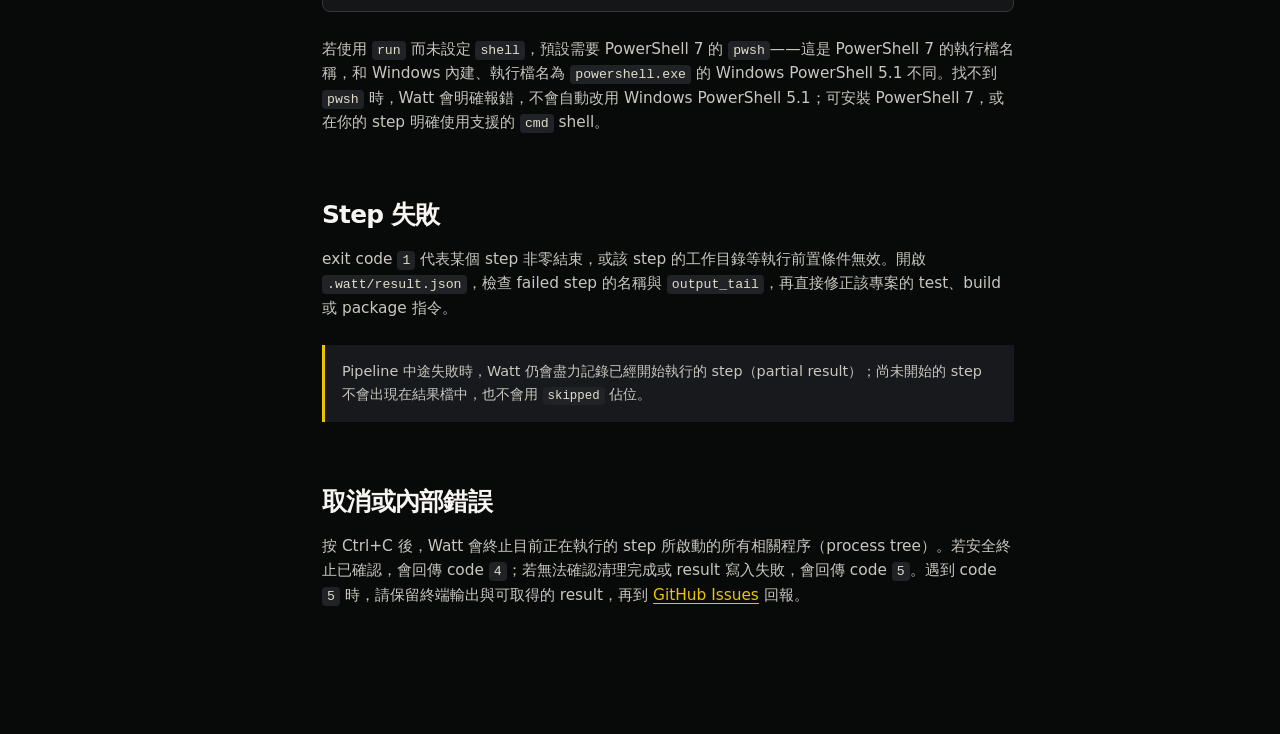
<file: site/docs/troubleshooting.html>
<!doctype html>
<html lang="zh-Hant"><head><meta charset="utf-8"><meta name="viewport" content="width=device-width, initial-scale=1"><title>排錯指引 — Watt 文件</title><link rel="icon" type="image/png" href="../assets/img/favicon-32.png"><link rel="stylesheet" href="../assets/site.css"><script src="../assets/site.js" defer></script></head>
<body><header class="site-header"><a class="brand" href="../index.html" aria-label="Watt 首頁"><img src="../assets/img/watt-icon-inverse.png" width="28" height="28" alt=""><img class="brand-wordmark" src="../assets/img/watt-wordmark-reverse.png" width="72" height="21" alt="Watt"></a><nav class="header-nav" aria-label="主要導覽"><a href="getting-started.html">文件</a><a href="https://github.com/bext1998/WattCIAutomationEngine">GitHub</a><a class="button button-small" href="getting-started.html#install">安裝 Watt</a></nav></header>
<div class="docs-shell"><aside class="docs-sidebar" aria-label="文件導覽"><ul><li><a class="sidebar-home" href="../index.html">首頁</a></li></ul><h2>開始使用</h2><ul><li><a href="getting-started.html">快速開始</a></li></ul><h2>使用指南</h2><ul><li><a href="pipeline-authoring.html">撰寫 watt.yaml</a></li><li><a href="cli-reference.html">CLI 指令參考</a></li><li><a aria-current="page" href="troubleshooting.html">排錯指引</a></li></ul></aside>
<main class="docs-content"><p class="eyebrow">支援</p><h1>排錯指引</h1><p class="lead">結束碼（exit code）是程式結束時回傳的數字；Watt 用 0～5 表示不同結果。從 exit code 判斷錯誤類別，再處理該類別真正的原因，不要把所有非零結果都當成測試失敗。</p><aside class="guide-notice"><strong>使用指南，非契約規格</strong><span>本頁提供常見情境的操作建議；狀態與 exit code 的正式定義以 <a href="https://github.com/bext1998/WattCIAutomationEngine/blob/main/docs/spec.md">docs/spec.md</a> 為準。</span></aside>
<h2 id="codes">Exit code 對照</h2><div class="table-wrap"><table class="exit-table"><thead><tr><th>Code</th><th>名稱</th><th>先做什麼</th></tr></thead><tbody><tr><td>0</td><td>success</td><td>指令成功；對 <code>watt run</code> 而言，代表所有執行的 steps 成功。</td></tr><tr><td>1</td><td>step failed</td><td>讀取 result，找出 failed step 的輸出尾段。</td></tr><tr><td>2</td><td>invalid pipeline / usage</td><td>修正 watt.yaml、指令名稱或旗標；不要直接重試。</td></tr><tr><td>3</td><td>environment unavailable</td><td>安裝或修正缺少的 command / shell；不是驗證失敗。</td></tr><tr><td>4</td><td>cancelled</td><td>結果沒有成敗判定意義；視需要重新執行。</td></tr><tr><td>5</td><td>internal error</td><td>保留輸出並回報 Watt 問題；不是驗證失敗。</td></tr></tbody></table></div>
<h2 id="pipeline">找不到或無效的 watt.yaml</h2><p>確認目前終端機所在位置就是專案根目錄，且其中有名為 <code>watt.yaml</code> 的檔案。接著執行 <code>watt check</code>，依訊息修正 YAML 語法、未知欄位、空 pipeline、重複 step 名稱，或 <code>exec</code>／<code>run</code> 的錯誤組合。</p><div class="code-block"><div class="code-block-header"><span>PowerShell</span><button class="copy-button" data-copy type="button">複製</button></div><pre><code>Get-Location
Get-ChildItem watt.yaml
watt check</code></pre></div>
<h2 id="environment">缺少 command 或 shell</h2><p><code>watt check --env</code> 會列出缺少的 command 或 shell。確認其安裝位置在目前 PowerShell 的 <code>PATH</code> 中，然後重新開啟終端機再檢查。</p><div class="code-block"><div class="code-block-header"><span>PowerShell</span><button class="copy-button" data-copy type="button">複製</button></div><pre><code>watt check --env
Get-Command go
Get-Command pwsh</code></pre></div><p>若使用 <code>run</code> 而未設定 <code>shell</code>，預設需要 PowerShell 7 的 <code>pwsh</code>——這是 PowerShell 7 的執行檔名稱，和 Windows 內建、執行檔名為 <code>powershell.exe</code> 的 Windows PowerShell 5.1 不同。找不到 <code>pwsh</code> 時，Watt 會明確報錯，不會自動改用 Windows PowerShell 5.1；可安裝 PowerShell 7，或在你的 step 明確使用支援的 <code>cmd</code> shell。</p>
<h2 id="step">Step 失敗</h2><p>exit code <code>1</code> 代表某個 step 非零結束，或該 step 的工作目錄等執行前置條件無效。開啟 <code>.watt/result.json</code>，檢查 failed step 的名稱與 <code>output_tail</code>，再直接修正該專案的 test、build 或 package 指令。</p><div class="callout">Pipeline 中途失敗時，Watt 仍會盡力記錄已經開始執行的 step（partial result）；尚未開始的 step 不會出現在結果檔中，也不會用 <code>skipped</code> 佔位。</div>
<h2 id="cancel">取消或內部錯誤</h2><p>按 Ctrl+C 後，Watt 會終止目前正在執行的 step 所啟動的所有相關程序（process tree）。若安全終止已確認，會回傳 code <code>4</code>；若無法確認清理完成或 result 寫入失敗，會回傳 code <code>5</code>。遇到 code <code>5</code> 時，請保留終端輸出與可取得的 result，再到 <a href="https://github.com/bext1998/WattCIAutomationEngine/issues">GitHub Issues</a> 回報。</p></main>
<nav class="toc" aria-label="本頁目錄"><p>本頁內容</p><a href="#codes">Exit code 對照</a><a href="#pipeline">Pipeline 問題</a><a href="#environment">缺少環境</a><a href="#step">Step 失敗</a><a href="#cancel">取消與內部錯誤</a></nav></div></body></html>
</file>
<file: site/assets/site.css>
:root { --watt-yellow:#e8c500; --watt-carbon:#17191c; --watt-offwhite:#f6f5f1; --watt-gray:#c9c7c0; --page:#080909; --surface:#17191c; --surface-raised:#202226; --line:#2d3035; --line-soft:#212328; --text:#f6f5f1; --muted:#a9aaa7; --dim:#72746f; --max-content:760px; font-family:Inter,ui-sans-serif,system-ui,-apple-system,BlinkMacSystemFont,"Segoe UI","Noto Sans TC",sans-serif; color:var(--text); background:var(--page); }
*{box-sizing:border-box} html{background:var(--page);scroll-behavior:smooth} body{min-width:320px;margin:0;color:var(--text);background:var(--page);line-height:1.6} a{color:inherit;text-decoration:none} button{font:inherit} code,pre{font-family:"Cascadia Code","SFMono-Regular",Consolas,monospace}
.site-header{min-height:72px;display:flex;align-items:center;justify-content:space-between;gap:24px;padding:0 32px;border-bottom:1px solid var(--line-soft)}.brand{display:inline-flex;align-items:center;gap:10px;flex-shrink:0}.brand img{display:block;object-fit:contain}.brand-wordmark{height:21px;width:auto}.header-nav{display:flex;align-items:center;gap:24px;font-size:.89rem;color:var(--watt-gray)}.header-nav>a:not(.button):hover,.text-link:hover{color:var(--watt-yellow)}.button{display:inline-flex;justify-content:center;align-items:center;min-height:42px;padding:10px 17px;border:1px solid var(--watt-yellow);border-radius:7px;color:#151610;background:var(--watt-yellow);font-size:.9rem;font-weight:700;transition:background .18s ease,border-color .18s ease}.button:hover{background:#f5d52a;border-color:#f5d52a}.button-small{min-height:36px;padding:7px 13px}.text-link{display:inline-flex;gap:7px;align-items:center;font-size:.9rem;font-weight:600;color:var(--watt-gray);transition:color .18s ease}.eyebrow{margin:0 0 12px;color:var(--watt-yellow);font-size:.72rem;font-weight:750;letter-spacing:.12em}
.home-page main{overflow:hidden}.home-hero{width:min(100% - 48px,920px);margin:0 auto;padding:132px 0 110px;text-align:center}.home-hero h1{max-width:820px;margin:0 auto 28px;font-size:clamp(2.8rem,7vw,5.8rem);line-height:1.01;letter-spacing:-.055em}.home-hero h1 span{color:var(--watt-yellow)}.home-hero>p{max-width:640px;margin:0 auto;color:var(--watt-gray);font-size:clamp(1rem,1.8vw,1.17rem)}.hero-actions{display:flex;align-items:center;justify-content:center;gap:25px;margin-top:36px}.terminal-showcase{width:min(100% - 48px,920px);margin:0 auto;padding:35px;border:1px solid var(--line);border-radius:12px;background:var(--surface)}.terminal-heading{display:flex;align-items:flex-end;justify-content:space-between;gap:24px;margin-bottom:26px}.terminal-heading .eyebrow{margin-bottom:7px}.terminal-heading h2,.section-intro h2{margin:0;letter-spacing:-.035em;font-size:clamp(1.55rem,3vw,2.25rem);line-height:1.15}.terminal{min-height:278px;padding:25px 27px;overflow:auto;border:1px solid #383b40;border-radius:9px;background:#101113}.terminal pre{margin:0;color:#d9ddd4;font-size:.92rem;line-height:1.72;white-space:pre-wrap}.terminal-cursor{display:inline-block;width:8px;height:1.1em;margin-left:3px;vertical-align:-2px;background:var(--watt-yellow);animation:blink .9s step-end infinite}.terminal-caption{margin:15px 0 0;color:var(--muted);font-size:.78rem}.principles,.agent-skill,.home-docs{width:min(100% - 48px,1120px);margin:0 auto;padding:126px 0}.section-intro{max-width:570px}.principle-grid{display:grid;grid-template-columns:repeat(3,1fr);gap:0;margin-top:44px;border-top:1px solid var(--line);border-bottom:1px solid var(--line)}.principle-grid article{min-height:195px;padding:29px 30px 26px 0;border-right:1px solid var(--line)}.principle-grid article+article{padding-left:30px}.principle-grid article:last-child{border-right:0}.principle-grid h3{margin:0 0 12px;font-size:1rem}.principle-grid p{margin:0;color:var(--muted);font-size:.92rem}.principle-grid code{color:var(--watt-yellow)}.agent-skill{padding-top:15px}.agent-skill-panel{display:flex;align-items:flex-start;justify-content:space-between;gap:44px;margin-top:40px;padding:34px;border:1px solid var(--line);border-radius:12px;background:var(--surface)}.agent-skill-panel>div:first-child{max-width:680px}.agent-skill h3{margin:0 0 12px;font-size:1.25rem;letter-spacing:-.025em}.agent-skill p{margin:0;color:var(--muted);font-size:.94rem}.agent-skill p+p{margin-top:13px}.agent-skill code{color:var(--watt-yellow)}.agent-skill a:not(.button){color:var(--watt-yellow);text-decoration:underline;text-underline-offset:3px}.agent-skill-actions{display:flex;flex:none;flex-direction:column;align-items:flex-start;gap:17px}.agent-skill-install{margin:16px 0 0!important;font-size:.84rem!important}.home-docs{padding-top:15px}.docs-grid{display:grid;grid-template-columns:repeat(2,1fr);margin-top:40px;border-top:1px solid var(--line)}.docs-grid a{display:grid;grid-template-columns:42px 1fr;gap:0 12px;padding:26px 26px 27px 0;border-bottom:1px solid var(--line)}.docs-grid a:nth-child(odd){margin-right:25px}.docs-grid a:nth-child(even){padding-left:25px;border-left:1px solid var(--line)}.docs-grid a:hover strong{color:var(--watt-yellow)}.docs-grid span{grid-row:span 2;color:var(--muted);font-family:"Cascadia Code",monospace;font-size:.78rem}.docs-grid strong{margin-bottom:5px;font-size:1rem;transition:color .18s ease}.docs-grid small{color:var(--muted);font-size:.86rem}.site-footer{display:flex;justify-content:space-between;gap:16px;width:min(100% - 48px,1120px);margin:0 auto;padding:26px 0 34px;border-top:1px solid var(--line);color:var(--muted);font-size:.8rem}.site-footer a:hover{color:var(--watt-yellow)}
.docs-shell{display:grid;grid-template-columns:266px minmax(0,1fr) 210px;min-height:calc(100vh - 72px)}.docs-sidebar{position:sticky;top:0;align-self:start;height:calc(100vh - 72px);overflow-y:auto;padding:25px 18px 42px 24px;border-right:1px solid var(--line-soft)}.docs-sidebar h2{margin:27px 0 8px;color:var(--watt-gray);font-size:.75rem;letter-spacing:.02em}.docs-sidebar ul{margin:0;padding:0;list-style:none}.docs-sidebar a{display:block;padding:7px 9px;border-radius:6px;color:var(--muted);font-size:.87rem}.docs-sidebar a:hover{color:var(--text);background:var(--surface)}.docs-sidebar a[aria-current="page"]{color:var(--text);background:#27292d}.docs-sidebar .sidebar-home{padding-left:9px;color:var(--watt-gray)}.docs-content{width:min(calc(100% - 112px),var(--max-content));min-height:calc(100vh - 72px);margin-left:56px;padding:63px 0 110px}.docs-content h1{margin:0 0 17px;font-size:clamp(2.25rem,5vw,3.4rem);letter-spacing:-.05em;line-height:1.08}.docs-content h2{margin:60px 0 17px;padding-top:5px;font-size:1.55rem;letter-spacing:-.03em;line-height:1.2}.docs-content h3{margin:34px 0 10px;font-size:1.04rem}.docs-content p,.docs-content li{color:var(--watt-gray);font-size:.96rem}.docs-content p{margin:0 0 18px}.docs-content ul,.docs-content ol{padding-left:23px;margin:0 0 20px}.docs-content li+li{margin-top:8px}.docs-content a:not(.button){color:var(--watt-yellow);text-decoration:underline;text-underline-offset:3px}.lead{max-width:700px;color:var(--watt-gray);font-size:1.12rem!important;line-height:1.65}.guide-notice{display:flex;gap:12px;margin:30px 0 34px;padding:14px 16px;border:1px solid #4b4935;border-radius:8px;background:#201f18;color:var(--watt-gray);font-size:.86rem}.guide-notice strong{color:var(--watt-yellow);white-space:nowrap}.docs-content :not(pre)>code{padding:2px 5px;border-radius:4px;color:#e0decc;background:var(--surface-raised);font-size:.86em}.code-block{position:relative;margin:22px 0 25px;border:1px solid #34373d;border-radius:8px;overflow:hidden;background:#151618}.code-block-header{display:flex;align-items:center;justify-content:space-between;min-height:44px;padding:0 12px 0 16px;border-bottom:1px solid #34373d;color:var(--muted);font-family:"Cascadia Code",monospace;font-size:.78rem}.copy-button{padding:5px 8px;border:1px solid #55585d;border-radius:5px;color:var(--watt-gray);background:transparent;font-size:.73rem;cursor:pointer}.copy-button:hover,.copy-button:focus-visible{border-color:var(--watt-yellow);color:var(--watt-yellow);outline:0}.code-block pre{margin:0;padding:18px;overflow-x:auto;color:#e6e5dc;font-size:.84rem;line-height:1.65}.field-table,.exit-table{width:100%;margin:21px 0 28px;border-collapse:collapse;font-size:.88rem}.field-table th,.field-table td,.exit-table th,.exit-table td{padding:11px 12px;border:1px solid var(--line);text-align:left;vertical-align:top}.field-table th,.exit-table th{color:var(--watt-gray);background:var(--surface);font-size:.76rem}.field-table td,.exit-table td{color:var(--muted)}.field-table td:first-child,.exit-table td:first-child{color:var(--text);font-family:"Cascadia Code",monospace;white-space:nowrap}.callout{margin:25px 0;padding:15px 17px;border-left:3px solid var(--watt-yellow);background:var(--surface);color:var(--watt-gray);font-size:.9rem}.toc{position:sticky;top:0;align-self:start;padding:65px 20px 30px;border-left:1px solid var(--line-soft)}.toc p{margin:0 0 10px;color:var(--muted);font-size:.72rem;font-weight:700;letter-spacing:.09em}.toc a{display:block;margin:9px 0;color:var(--muted);font-size:.79rem}.toc a:hover{color:var(--watt-yellow)}.table-wrap{overflow-x:auto}
@keyframes blink{50%{opacity:0}}@media(max-width:980px){.docs-shell{grid-template-columns:225px minmax(0,1fr)}.toc{display:none}.docs-content{width:min(calc(100% - 96px),var(--max-content));margin-left:48px}}@media(max-width:700px){.site-header{min-height:62px;padding:0 18px}.header-nav{gap:14px;font-size:.8rem}.header-nav>a:nth-child(2){display:none}.button-small{min-height:32px;padding:6px 9px}.home-hero{width:min(100% - 36px,920px);padding:90px 0 74px;text-align:left}.home-hero h1,.home-hero>p{margin-left:0}.hero-actions{justify-content:flex-start}.terminal-showcase,.principles,.agent-skill,.home-docs,.site-footer{width:min(100% - 36px,920px)}.terminal-showcase{padding:23px 18px}.terminal-heading{align-items:flex-start;flex-direction:column}.terminal{min-height:236px;padding:18px}.principles,.agent-skill,.home-docs{padding:86px 0}.agent-skill{padding-top:15px}.agent-skill-panel{flex-direction:column;gap:25px;padding:24px}.principle-grid,.docs-grid{grid-template-columns:1fr}.principle-grid article,.principle-grid article+article{min-height:auto;padding:24px 0;border-right:0;border-bottom:1px solid var(--line)}.principle-grid article:last-child{border-bottom:0}.docs-grid a:nth-child(odd){margin-right:0}.docs-grid a:nth-child(even){padding-left:0;border-left:0}.site-footer{flex-direction:column}.docs-shell{display:block}.docs-sidebar{position:static;height:auto;padding:13px 18px;overflow-x:auto;border-right:0;border-bottom:1px solid var(--line-soft);white-space:nowrap;display:flex;align-items:center;gap:4px}.docs-sidebar h2{display:none}.docs-sidebar ul{display:flex;gap:4px}.docs-sidebar a{display:inline-block}.docs-sidebar .sidebar-home{margin-right:8px}.docs-content{width:min(100% - 36px,var(--max-content));min-height:auto;margin:0 auto;padding:46px 0 80px}.docs-content h2{margin-top:47px}.guide-notice{align-items:flex-start;flex-direction:column;gap:5px}}@media(prefers-reduced-motion:reduce){html{scroll-behavior:auto}.terminal-cursor{animation:none}}
</file>
